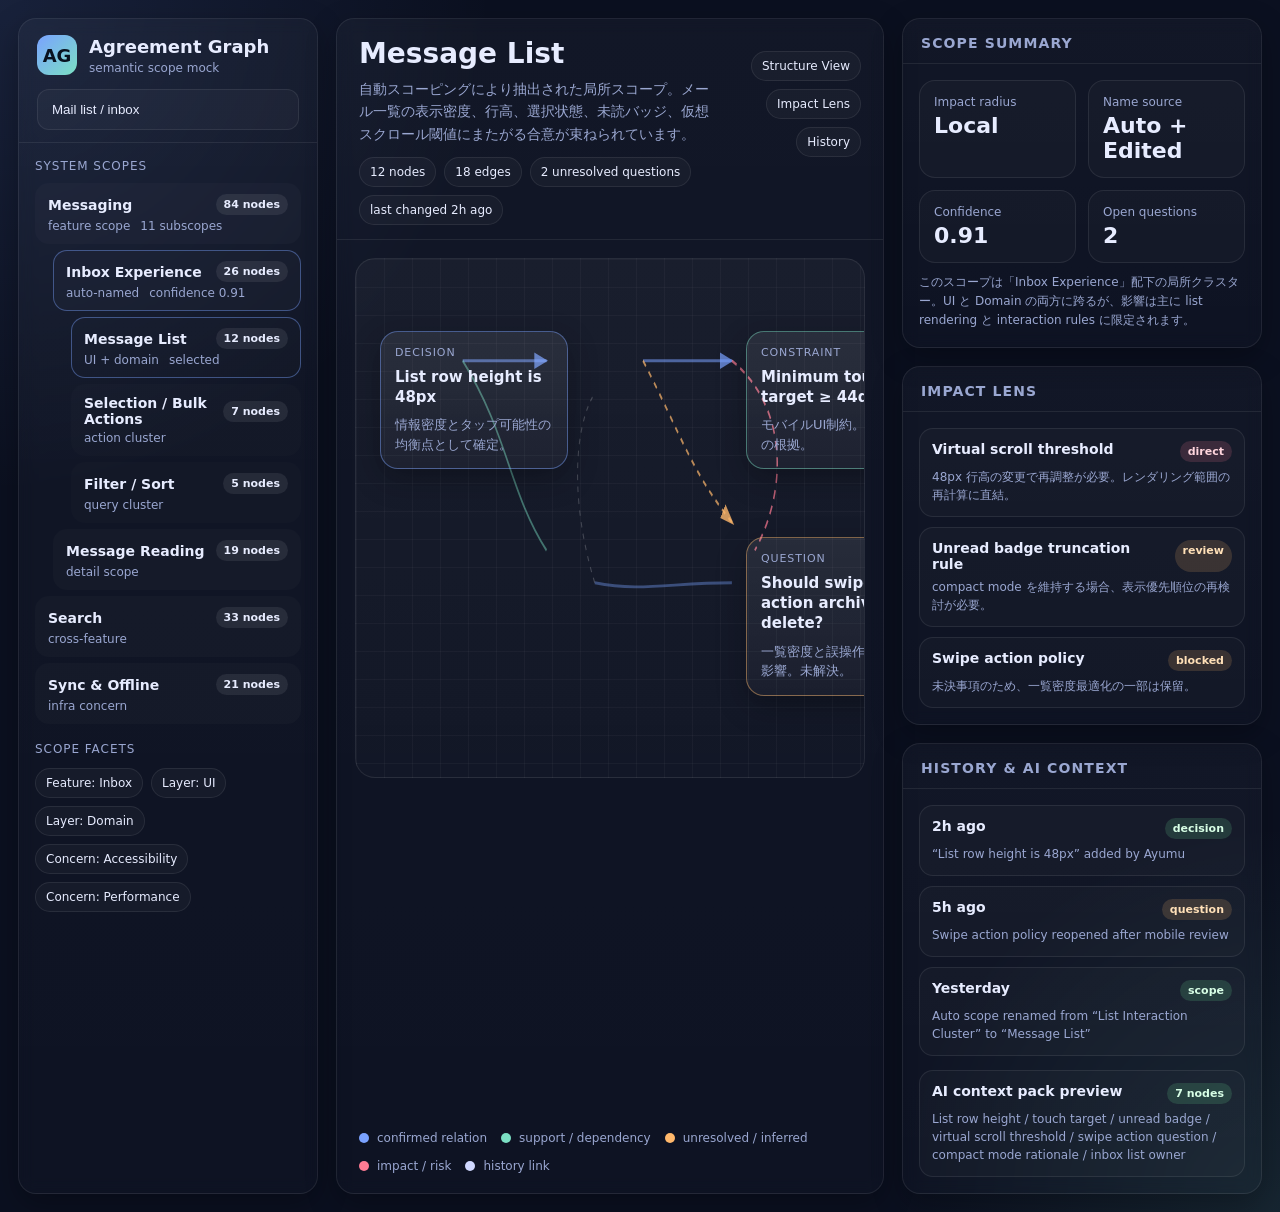
<file: mock/agreement_graph_mock.html>
<!DOCTYPE html>
<html lang="ja">
<head>
  <meta charset="UTF-8" />
  <meta name="viewport" content="width=device-width, initial-scale=1.0" />
  <title>Agreement Graph Mock</title>
  <style>
    :root {
      --bg: #0b1020;
      --panel: #131a2e;
      --panel-2: #18213a;
      --border: rgba(255,255,255,0.08);
      --text: #e7ecff;
      --muted: #9aa7d1;
      --accent: #7aa2ff;
      --accent-2: #7be0c4;
      --warn: #ffb86b;
      --danger: #ff7b93;
      --ok: #73e39c;
      --shadow: 0 10px 30px rgba(0,0,0,0.28);
      --radius: 18px;
    }

    * { box-sizing: border-box; }
    body {
      margin: 0;
      font-family: Inter, ui-sans-serif, system-ui, -apple-system, BlinkMacSystemFont, "Segoe UI", sans-serif;
      background:
        radial-gradient(circle at top left, rgba(122,162,255,0.12), transparent 28%),
        radial-gradient(circle at bottom right, rgba(123,224,196,0.10), transparent 22%),
        var(--bg);
      color: var(--text);
      min-height: 100vh;
    }

    .app {
      display: grid;
      grid-template-columns: 300px 1fr 360px;
      gap: 18px;
      padding: 18px;
      min-height: 100vh;
    }

    .panel {
      background: linear-gradient(180deg, rgba(255,255,255,0.03), rgba(255,255,255,0.015));
      border: 1px solid var(--border);
      border-radius: var(--radius);
      box-shadow: var(--shadow);
      overflow: hidden;
      backdrop-filter: blur(8px);
    }

    .panel-header {
      padding: 16px 18px 12px;
      border-bottom: 1px solid var(--border);
      display: flex;
      align-items: center;
      justify-content: space-between;
      gap: 12px;
    }

    .panel-title {
      font-size: 14px;
      letter-spacing: .08em;
      text-transform: uppercase;
      color: var(--muted);
      margin: 0;
    }

    .panel-body {
      padding: 16px;
    }

    .left-panel {
      display: flex;
      flex-direction: column;
    }

    .brand {
      display: flex;
      align-items: center;
      gap: 12px;
      font-weight: 700;
      font-size: 18px;
    }

    .brand-badge {
      width: 40px;
      height: 40px;
      border-radius: 12px;
      display: grid;
      place-items: center;
      background: linear-gradient(135deg, var(--accent), var(--accent-2));
      color: #08111f;
      font-weight: 800;
    }

    .search {
      padding: 12px 14px;
      width: 100%;
      border-radius: 12px;
      border: 1px solid var(--border);
      background: rgba(255,255,255,0.03);
      color: var(--text);
      outline: none;
    }

    .scope-section + .scope-section {
      margin-top: 18px;
    }

    .scope-label {
      font-size: 12px;
      color: var(--muted);
      margin-bottom: 10px;
      text-transform: uppercase;
      letter-spacing: .08em;
    }

    .tree {
      display: flex;
      flex-direction: column;
      gap: 6px;
    }

    .tree-item {
      border: 1px solid transparent;
      border-radius: 14px;
      padding: 10px 12px;
      background: rgba(255,255,255,0.02);
      cursor: default;
    }

    .tree-item.active {
      background: rgba(122,162,255,0.14);
      border-color: rgba(122,162,255,0.42);
    }

    .tree-item.sub {
      margin-left: 18px;
      background: rgba(255,255,255,0.018);
    }

    .tree-item.sub2 {
      margin-left: 36px;
      background: rgba(255,255,255,0.012);
    }

    .tree-name {
      font-size: 14px;
      font-weight: 600;
      display: flex;
      align-items: center;
      justify-content: space-between;
      gap: 10px;
    }

    .tree-meta {
      margin-top: 4px;
      font-size: 12px;
      color: var(--muted);
      display: flex;
      gap: 10px;
      flex-wrap: wrap;
    }

    .count {
      font-size: 11px;
      padding: 4px 8px;
      border-radius: 999px;
      color: var(--text);
      background: rgba(255,255,255,0.08);
      white-space: nowrap;
    }

    .main-panel {
      display: grid;
      grid-template-rows: auto 1fr auto;
    }

    .topbar {
      display: flex;
      justify-content: space-between;
      align-items: flex-start;
      gap: 16px;
      padding: 20px 22px 14px;
      border-bottom: 1px solid var(--border);
    }

    .headline {
      margin: 0;
      font-size: 28px;
      line-height: 1.1;
    }

    .subline {
      margin-top: 8px;
      color: var(--muted);
      font-size: 14px;
      max-width: 760px;
      line-height: 1.6;
    }

    .chips {
      display: flex;
      flex-wrap: wrap;
      gap: 8px;
      margin-top: 12px;
    }

    .chip {
      border: 1px solid var(--border);
      background: rgba(255,255,255,0.03);
      color: var(--text);
      padding: 7px 10px;
      border-radius: 999px;
      font-size: 12px;
    }

    .canvas-wrap {
      padding: 18px;
    }

    .canvas {
      position: relative;
      min-height: 520px;
      border-radius: 20px;
      border: 1px solid var(--border);
      background:
        linear-gradient(rgba(255,255,255,0.03) 1px, transparent 1px),
        linear-gradient(90deg, rgba(255,255,255,0.03) 1px, transparent 1px),
        linear-gradient(180deg, rgba(255,255,255,0.035), rgba(255,255,255,0.015));
      background-size: 28px 28px, 28px 28px, auto;
      overflow: hidden;
    }

    svg {
      position: absolute;
      inset: 0;
      width: 100%;
      height: 100%;
    }

    .node {
      position: absolute;
      width: 188px;
      border-radius: 18px;
      border: 1px solid var(--border);
      background: linear-gradient(180deg, rgba(255,255,255,0.08), rgba(255,255,255,0.03));
      padding: 14px;
      box-shadow: var(--shadow);
    }

    .node.decision { border-color: rgba(122,162,255,0.45); }
    .node.constraint { border-color: rgba(123,224,196,0.45); }
    .node.question { border-color: rgba(255,184,107,0.45); }
    .node.impact { border-color: rgba(255,123,147,0.45); }

    .node-kicker {
      font-size: 11px;
      text-transform: uppercase;
      letter-spacing: .08em;
      color: var(--muted);
      margin-bottom: 8px;
    }

    .node-title {
      font-size: 15px;
      font-weight: 700;
      line-height: 1.35;
      margin-bottom: 8px;
    }

    .node-text {
      font-size: 13px;
      color: var(--muted);
      line-height: 1.5;
    }

    .legend {
      display: flex;
      gap: 14px;
      align-items: center;
      flex-wrap: wrap;
      padding: 0 22px 20px;
    }

    .legend-item {
      display: flex;
      align-items: center;
      gap: 8px;
      font-size: 12px;
      color: var(--muted);
    }

    .dot {
      width: 10px;
      height: 10px;
      border-radius: 999px;
    }

    .side-stack {
      display: grid;
      grid-template-rows: auto auto 1fr;
      gap: 18px;
    }

    .metric-grid {
      display: grid;
      grid-template-columns: 1fr 1fr;
      gap: 12px;
    }

    .metric {
      padding: 14px;
      border-radius: 16px;
      border: 1px solid var(--border);
      background: rgba(255,255,255,0.025);
    }

    .metric-value {
      font-size: 22px;
      font-weight: 800;
      margin-top: 4px;
    }

    .metric-label {
      font-size: 12px;
      color: var(--muted);
    }

    .impact-list, .history-list, .context-list {
      display: flex;
      flex-direction: column;
      gap: 10px;
    }

    .row {
      border: 1px solid var(--border);
      background: rgba(255,255,255,0.025);
      border-radius: 14px;
      padding: 12px;
    }

    .row-title {
      font-size: 14px;
      font-weight: 650;
      display: flex;
      justify-content: space-between;
      gap: 10px;
      margin-bottom: 6px;
    }

    .row-meta, .row-text {
      font-size: 12px;
      color: var(--muted);
      line-height: 1.5;
    }

    .status {
      padding: 4px 8px;
      border-radius: 999px;
      font-size: 11px;
      white-space: nowrap;
    }

    .status.high { background: rgba(255,123,147,0.16); color: #ffd5dd; }
    .status.med { background: rgba(255,184,107,0.16); color: #ffe0b8; }
    .status.low { background: rgba(115,227,156,0.16); color: #d8ffe6; }

    .footer-note {
      margin-top: 10px;
      font-size: 12px;
      color: var(--muted);
      line-height: 1.6;
    }

    @media (max-width: 1200px) {
      .app {
        grid-template-columns: 280px 1fr;
      }
      .right-panel {
        grid-column: 1 / -1;
      }
    }

    @media (max-width: 860px) {
      .app {
        grid-template-columns: 1fr;
      }
      .main-panel { order: 1; }
      .left-panel { order: 2; }
      .right-panel { order: 3; }
      .canvas { min-height: 620px; }
    }
  </style>
</head>
<body>
  <div class="app">
    <aside class="panel left-panel">
      <div class="panel-header" style="display:block;">
        <div class="brand">
          <div class="brand-badge">AG</div>
          <div>
            <div>Agreement Graph</div>
            <div style="font-size:12px;color:var(--muted);font-weight:500;margin-top:4px;">semantic scope mock</div>
          </div>
        </div>
        <div style="margin-top:14px;">
          <input class="search" value="Mail list / inbox" />
        </div>
      </div>
      <div class="panel-body">
        <section class="scope-section">
          <div class="scope-label">System scopes</div>
          <div class="tree">
            <div class="tree-item">
              <div class="tree-name">Messaging<span class="count">84 nodes</span></div>
              <div class="tree-meta"><span>feature scope</span><span>11 subscopes</span></div>
            </div>
            <div class="tree-item active sub">
              <div class="tree-name">Inbox Experience<span class="count">26 nodes</span></div>
              <div class="tree-meta"><span>auto-named</span><span>confidence 0.91</span></div>
            </div>
            <div class="tree-item sub2 active">
              <div class="tree-name">Message List<span class="count">12 nodes</span></div>
              <div class="tree-meta"><span>UI + domain</span><span>selected</span></div>
            </div>
            <div class="tree-item sub2">
              <div class="tree-name">Selection / Bulk Actions<span class="count">7 nodes</span></div>
              <div class="tree-meta"><span>action cluster</span></div>
            </div>
            <div class="tree-item sub2">
              <div class="tree-name">Filter / Sort<span class="count">5 nodes</span></div>
              <div class="tree-meta"><span>query cluster</span></div>
            </div>
            <div class="tree-item sub">
              <div class="tree-name">Message Reading<span class="count">19 nodes</span></div>
              <div class="tree-meta"><span>detail scope</span></div>
            </div>
            <div class="tree-item">
              <div class="tree-name">Search<span class="count">33 nodes</span></div>
              <div class="tree-meta"><span>cross-feature</span></div>
            </div>
            <div class="tree-item">
              <div class="tree-name">Sync & Offline<span class="count">21 nodes</span></div>
              <div class="tree-meta"><span>infra concern</span></div>
            </div>
          </div>
        </section>

        <section class="scope-section">
          <div class="scope-label">Scope facets</div>
          <div class="chips">
            <span class="chip">Feature: Inbox</span>
            <span class="chip">Layer: UI</span>
            <span class="chip">Layer: Domain</span>
            <span class="chip">Concern: Accessibility</span>
            <span class="chip">Concern: Performance</span>
          </div>
        </section>
      </div>
    </aside>

    <main class="panel main-panel">
      <div class="topbar">
        <div>
          <h1 class="headline">Message List</h1>
          <div class="subline">
            自動スコーピングにより抽出された局所スコープ。メール一覧の表示密度、行高、選択状態、未読バッジ、仮想スクロール閾値にまたがる合意が束ねられています。
          </div>
          <div class="chips">
            <span class="chip">12 nodes</span>
            <span class="chip">18 edges</span>
            <span class="chip">2 unresolved questions</span>
            <span class="chip">last changed 2h ago</span>
          </div>
        </div>
        <div class="chips" style="justify-content:flex-end;max-width:220px;">
          <span class="chip">Structure View</span>
          <span class="chip">Impact Lens</span>
          <span class="chip">History</span>
        </div>
      </div>

      <div class="canvas-wrap">
        <div class="canvas">
          <svg viewBox="0 0 1000 560" preserveAspectRatio="none" aria-hidden="true">
            <defs>
              <marker id="arrow" markerWidth="10" markerHeight="10" refX="8" refY="3" orient="auto" markerUnits="strokeWidth">
                <path d="M0,0 L0,6 L9,3 z" fill="rgba(122,162,255,0.7)" />
              </marker>
              <marker id="warnArrow" markerWidth="10" markerHeight="10" refX="8" refY="3" orient="auto" markerUnits="strokeWidth">
                <path d="M0,0 L0,6 L9,3 z" fill="rgba(255,184,107,0.8)" />
              </marker>
            </defs>
            <path d="M210 110 C 290 110, 300 110, 375 110" stroke="rgba(122,162,255,0.55)" stroke-width="3" fill="none" marker-end="url(#arrow)" />
            <path d="M565 110 C 650 110, 660 110, 740 110" stroke="rgba(122,162,255,0.55)" stroke-width="3" fill="none" marker-end="url(#arrow)" />
            <path d="M210 110 C 300 190, 300 250, 375 315" stroke="rgba(123,224,196,0.45)" stroke-width="3" fill="none" />
            <path d="M565 110 C 640 190, 660 230, 742 286" stroke="rgba(255,184,107,0.7)" stroke-width="3" fill="none" stroke-dasharray="8 8" marker-end="url(#warnArrow)" />
            <path d="M740 110 C 850 160, 850 250, 785 315" stroke="rgba(255,123,147,0.7)" stroke-width="3" fill="none" stroke-dasharray="10 8" />
            <path d="M470 350 C 560 360, 620 350, 740 350" stroke="rgba(122,162,255,0.38)" stroke-width="3" fill="none" />
            <path d="M470 350 C 420 260, 430 180, 470 145" stroke="rgba(255,255,255,0.20)" stroke-width="2" fill="none" stroke-dasharray="6 7" />
          </svg>

          <div class="node decision" style="left: 24px; top: 72px;">
            <div class="node-kicker">Decision</div>
            <div class="node-title">List row height is 48px</div>
            <div class="node-text">情報密度とタップ可能性の均衡点として確定。</div>
          </div>

          <div class="node constraint" style="left: 390px; top: 72px;">
            <div class="node-kicker">Constraint</div>
            <div class="node-title">Minimum touch target ≥ 44dp</div>
            <div class="node-text">モバイルUI制約。行高決定の根拠。</div>
          </div>

          <div class="node decision" style="left: 756px; top: 72px;">
            <div class="node-kicker">Decision</div>
            <div class="node-title">Unread badge stays visible in compact mode</div>
            <div class="node-text">一覧性優先。視認性維持のため保持。</div>
          </div>

          <div class="node question" style="left: 390px; top: 278px;">
            <div class="node-kicker">Question</div>
            <div class="node-title">Should swipe action archive or delete?</div>
            <div class="node-text">一覧密度と誤操作リスクに影響。未解決。</div>
          </div>

          <div class="node impact" style="left: 756px; top: 278px;">
            <div class="node-kicker">Impact</div>
            <div class="node-title">Virtual scroll threshold must be recalibrated</div>
            <div class="node-text">行高変更の影響はこの局所範囲に限定。</div>
          </div>
        </div>
      </div>

      <div class="legend">
        <div class="legend-item"><span class="dot" style="background:var(--accent);"></span> confirmed relation</div>
        <div class="legend-item"><span class="dot" style="background:var(--accent-2);"></span> support / dependency</div>
        <div class="legend-item"><span class="dot" style="background:var(--warn);"></span> unresolved / inferred</div>
        <div class="legend-item"><span class="dot" style="background:var(--danger);"></span> impact / risk</div>
        <div class="legend-item"><span class="dot" style="background:#d0d8ff;"></span> history link</div>
      </div>
    </main>

    <aside class="side-stack right-panel">
      <section class="panel">
        <div class="panel-header">
          <h2 class="panel-title">Scope summary</h2>
        </div>
        <div class="panel-body">
          <div class="metric-grid">
            <div class="metric">
              <div class="metric-label">Impact radius</div>
              <div class="metric-value">Local</div>
            </div>
            <div class="metric">
              <div class="metric-label">Name source</div>
              <div class="metric-value">Auto + Edited</div>
            </div>
            <div class="metric">
              <div class="metric-label">Confidence</div>
              <div class="metric-value">0.91</div>
            </div>
            <div class="metric">
              <div class="metric-label">Open questions</div>
              <div class="metric-value">2</div>
            </div>
          </div>
          <div class="footer-note">
            このスコープは「Inbox Experience」配下の局所クラスター。UI と Domain の両方に跨るが、影響は主に list rendering と interaction rules に限定されます。
          </div>
        </div>
      </section>

      <section class="panel">
        <div class="panel-header">
          <h2 class="panel-title">Impact lens</h2>
        </div>
        <div class="panel-body impact-list">
          <div class="row">
            <div class="row-title">Virtual scroll threshold <span class="status high">direct</span></div>
            <div class="row-text">48px 行高の変更で再調整が必要。レンダリング範囲の再計算に直結。</div>
          </div>
          <div class="row">
            <div class="row-title">Unread badge truncation rule <span class="status med">review</span></div>
            <div class="row-text">compact mode を維持する場合、表示優先順位の再検討が必要。</div>
          </div>
          <div class="row">
            <div class="row-title">Swipe action policy <span class="status med">blocked</span></div>
            <div class="row-text">未決事項のため、一覧密度最適化の一部は保留。</div>
          </div>
        </div>
      </section>

      <section class="panel">
        <div class="panel-header">
          <h2 class="panel-title">History & AI context</h2>
        </div>
        <div class="panel-body">
          <div class="history-list">
            <div class="row">
              <div class="row-title">2h ago <span class="status low">decision</span></div>
              <div class="row-meta">“List row height is 48px” added by Ayumu</div>
            </div>
            <div class="row">
              <div class="row-title">5h ago <span class="status med">question</span></div>
              <div class="row-meta">Swipe action policy reopened after mobile review</div>
            </div>
            <div class="row">
              <div class="row-title">Yesterday <span class="status low">scope</span></div>
              <div class="row-meta">Auto scope renamed from “List Interaction Cluster” to “Message List”</div>
            </div>
          </div>

          <div style="height:14px"></div>

          <div class="context-list">
            <div class="row">
              <div class="row-title">AI context pack preview <span class="status low">7 nodes</span></div>
              <div class="row-text">List row height / touch target / unread badge / virtual scroll threshold / swipe action question / compact mode rationale / inbox list owner</div>
            </div>
          </div>
        </div>
      </section>
    </aside>
  </div>
</body>
</html>
</file>
